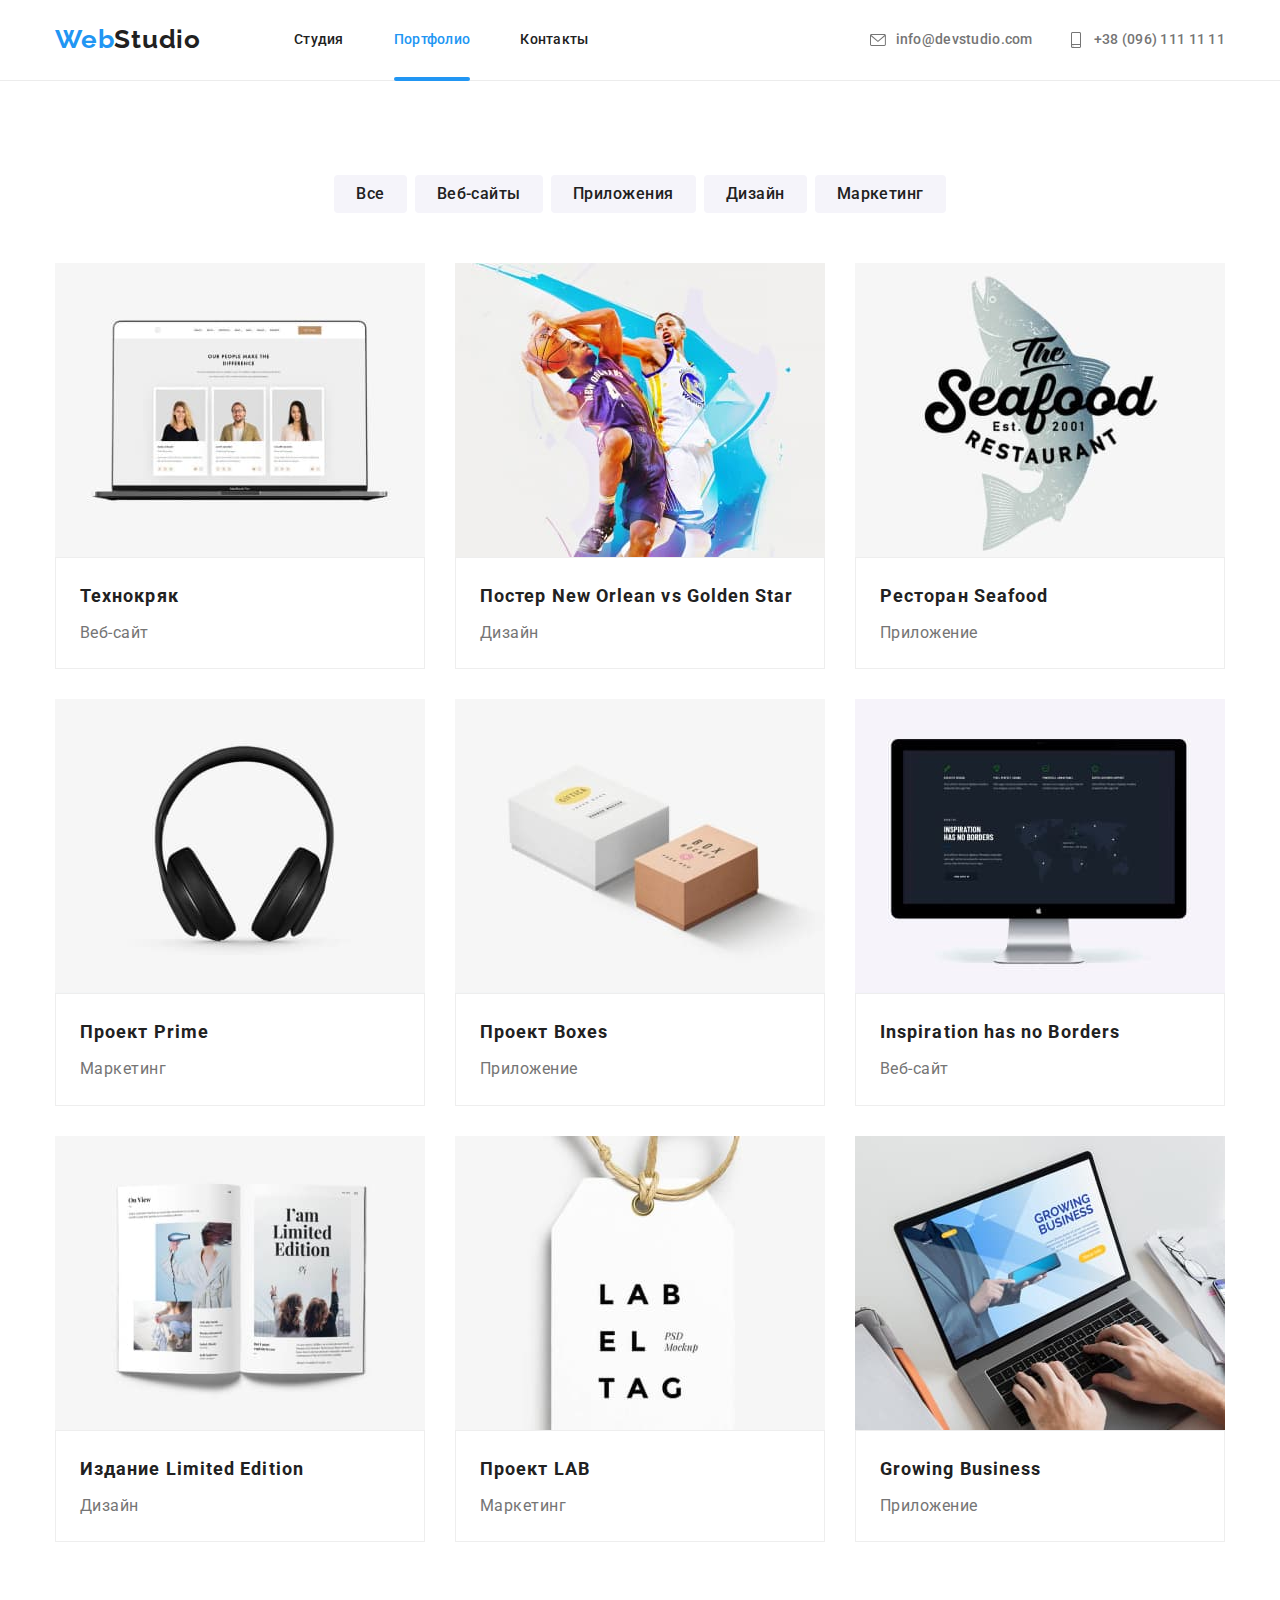
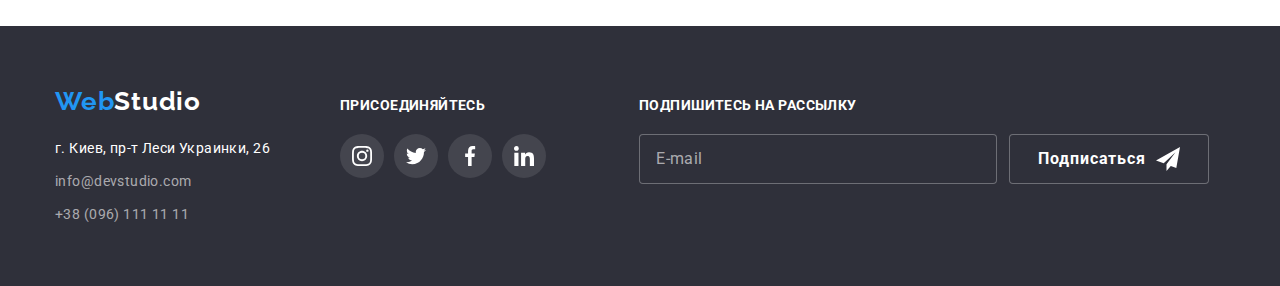
<file: portfolio.html>
<!DOCTYPE html>
<html lang="en">
  <head>
    <meta charset="UTF-8" />
    <meta http-equiv="X-UA-Compatible" content="IE=edge" />
    <meta name="viewport" content="width=device-width, initial-scale=1.0" />
    <title>Document</title>
    <link
      href="https://fonts.googleapis.com/css2?family=Raleway:wght@700&family=Roboto:wght@400;500;700;900&display=swap"
      rel="stylesheet"
    />
    <link
      rel="stylesheet"
      href="https://cdnjs.cloudflare.com/ajax/libs/modern-normalize/1.1.0/modern-normalize.min.css"
    />
    <link rel="stylesheet" href="./css/styles.css" />
  </head>
  <body>
    <!--Верхняя линия-->

    <header class="main-header">
      <!--Навигация-->

      <div class="container flex">
        <nav class="navigation">
          <a href="./" class="webstudio">Web<span class="studio">Studio</span></a>
          <ul class="navigation-list">
            <li class="navigation item">
              <a href="./index.html" class="link">Студия</a>
            </li>
            <li class="item">
              <a href="./portfolio.html" class="link current">Портфолио</a>
              <div class="active"></div>
            </li>
            <li class="item">
              <a href="" class="link">Контакты</a>
            </li>
          </ul>
        </nav>

        <!--Как связаться-->

        <ul class="contacts-list">
          <li class="contacts item envelope-hover">
            <a href="info@devstudio.com" class="email-contact">
              <svg class="icon-contacts">
                <use href="./images/symbol-defs.svg#envelope_hover"></use></svg
              >info@devstudio.com</a
            >
          </li>
          <li class="item phone">
            <a href="tel:+380961111111" class="tel-contact"
              ><svg class="icon-contacts">
                <use href="./images/symbol-defs.svg#phone"></use></svg
              >+38 (096) 111 11 11</a
            >
          </li>
        </ul>
      </div>
    </header>

    <!--Основной контент-->

    <main>
      <section class="section">
        <div class="container">
          <!-- заголовок портфолио-->

          <h1 class="visually-hidden">Наши проекты</h1>

          <!--Кнопки-->

          <ul class="buttons">
            <li class="button-item">
              <button type="button" class="button secondary">Все</button>
            </li>
            <li class="button-item">
              <button type="button" class="button secondary">Веб-сайты</button>
            </li>
            <li class="button-item">
              <button type="button" class="button secondary">Приложения</button>
            </li>
            <li class="button-item">
              <button type="button" class="button secondary">Дизайн</button>
            </li>
            <li class="button-item">
              <button type="button" class="button secondary">Маркетинг</button>
            </li>
          </ul>

          <!--Наши проекты-->

          <ul class="projects-list">
            <li class="projects-item">
              <a href="" class="project-link">
                <div class="thumb">
                  <img
                    src="./images/веб_сайт.jpg"
                    alt="веб-сайт с фотографиями людей"
                    width="370"
                    height="294"
                  />
                  <p class="thumb-text">
                    Ресурс предлагает комплексные предложения с разным уровнем функционала и
                    сервисов. Все это позволит посетителю получить исчерпывающие сведения о компании
                    или частном лице.
                  </p>
                </div>
                <div class="div-projects">
                  <h2 class="header-project">Технокряк</h2>
                  <p class="text-project">Веб-сайт</p>
                </div>
              </a>
            </li>
            <li class="projects-item">
              <a href="" class="project-link">
                <div class="thumb">
                  <img
                    src="./images/постер_баскетболистов.jpg"
                    alt="баскетболисты нью орлеан против голдэн стар"
                    width="370"
                    height="294"
                  />
                  <p class="thumb-text">
                    Ресурс предлагает комплексные предложения с разным уровнем функционала и
                    сервисов. Все это позволит посетителю получить исчерпывающие сведения о компании
                    или частном лице.
                  </p>
                </div>
                <div class="div-projects">
                  <h2 class="header-project">Постер New Orlean vs Golden Star</h2>
                  <p class="text-project">Дизайн</p>
                </div>
              </a>
            </li>
            <li class="projects-item">
              <a href="" class="project-link">
                <div class="thumb">
                  <img
                    src="./images/ресторан_морской_еды.jpg"
                    alt="логотип ресторана морской еды"
                    width="370"
                    height="294"
                  />
                  <p class="thumb-text">
                    Ресурс предлагает комплексные предложения с разным уровнем функционала и
                    сервисов. Все это позволит посетителю получить исчерпывающие сведения о компании
                    или частном лице.
                  </p>
                </div>
                <div class="div-projects">
                  <h2 class="header-project">Ресторан Seafood</h2>
                  <p class="text-project">Приложение</p>
                </div>
              </a>
            </li>
            <li class="projects-item">
              <a href="" class="project-link">
                <div class="thumb">
                  <img
                    src="./images/полноразмерные_наушники.jpg"
                    alt="чёрные полноразмерные наушники"
                    width="370"
                    height="294"
                  />
                  <p class="thumb-text">
                    Ресурс предлагает комплексные предложения с разным уровнем функционала и
                    сервисов. Все это позволит посетителю получить исчерпывающие сведения о компании
                    или частном лице.
                  </p>
                </div>
                <div class="div-projects">
                  <h2 class="header-project">Проект Prime</h2>
                  <p class="text-project">Маркетинг</p>
                </div>
              </a>
            </li>
            <li class="projects-item">
              <a href="" class="project-link">
                <div class="thumb">
                  <img
                    src="./images/две_коробки.jpg"
                    alt="белая и коричневая прямоугольные коробки"
                    width="370"
                    height="294"
                  />
                  <p class="thumb-text">
                    Ресурс предлагает комплексные предложения с разным уровнем функционала и
                    сервисов. Все это позволит посетителю получить исчерпывающие сведения о компании
                    или частном лице.
                  </p>
                </div>
                <div class="div-projects">
                  <h2 class="header-project">Проект Boxes</h2>
                  <p class="text-project">Приложение</p>
                </div>
              </a>
            </li>
            <li class="projects-item">
              <a href="" class="project-link">
                <div class="thumb">
                  <img
                    src="./images/компьютер_мак.jpg"
                    alt="комьютер мак с веб-сайтом на экране"
                    width="370"
                    height="294"
                  />
                  <p class="thumb-text">
                    Ресурс предлагает комплексные предложения с разным уровнем функционала и
                    сервисов. Все это позволит посетителю получить исчерпывающие сведения о компании
                    или частном лице.
                  </p>
                </div>
                <div class="div-projects">
                  <h2 class="header-project">Inspiration has no Borders</h2>
                  <p class="text-project">Веб-сайт</p>
                </div>
              </a>
            </li>
            <li class="projects-item">
              <a href="" class="project-link">
                <div class="thumb">
                  <img
                    src="./images/разворот_книги.jpg"
                    alt="разворот книги я ограниченое издание"
                    width="370"
                    height="294"
                  />
                  <p class="thumb-text">
                    Ресурс предлагает комплексные предложения с разным уровнем функционала и
                    сервисов. Все это позволит посетителю получить исчерпывающие сведения о компании
                    или частном лице.
                  </p>
                </div>
                <div class="div-projects">
                  <h2 class="header-project">Издание Limited Edition</h2>
                  <p class="text-project">Дизайн</p>
                </div>
              </a>
            </li>
            <li class="projects-item">
              <a href="" class="project-link">
                <div class="thumb">
                  <img
                    src="./images/шильдик_ля_бэль.jpg"
                    alt="шильдик брэнда ля-бэль"
                    width="370"
                    height="294"
                  />
                  <p class="thumb-text">
                    Ресурс предлагает комплексные предложения с разным уровнем функционала и
                    сервисов. Все это позволит посетителю получить исчерпывающие сведения о компании
                    или частном лице.
                  </p>
                </div>
                <div class="div-projects">
                  <h2 class="header-project">Проект LAB</h2>
                  <p class="text-project">Маркетинг</p>
                </div>
              </a>
            </li>
            <li class="projects-item">
              <a href="" class="project-link">
                <div class="thumb">
                  <img
                    src="./images/расстущий_бизнес.jpg"
                    alt="раскрытый ноутбук надпись на экране расстущий бизнес"
                    width="370"
                    height="294"
                  />
                  <p class="thumb-text">
                    Ресурс предлагает комплексные предложения с разным уровнем функционала и
                    сервисов. Все это позволит посетителю получить исчерпывающие сведения о компании
                    или частном лице.
                  </p>
                </div>
                <div class="div-projects">
                  <h2 class="header-project">Growing Business</h2>
                  <p class="text-project">Приложение</p>
                </div>
              </a>
            </li>
          </ul>
        </div>
      </section>
    </main>

    <!--Подвал-->

    <footer class="footer">
      <div class="container flex">
        <!--Блок лого и адрес-->

        <div class="footer-block">
          <a href="./" class="webstudio logo-footer"
            >Web<span class="studio-footer">Studio</span></a
          >
          <address class="footer-address">
            <ul class="footer-contacts">
              <li class="footer-contacts-item">
                <a
                  href="https://www.google.com.ua/maps/place/%D0%B1%D1%83%D0%BB.+%D0%9B%D0%B5%D1%81%D0%B8+%D0%A3%D0%BA%D1%80%D0%B0%D0%B8%D0%BD%D0%BA%D0%B8,+26,+%D0%9A%D0%B8%D0%B5%D0%B2,+02000/@50.4265807,30.5361971,17z/data=!3m1!4b1!4m5!3m4!1s0x40d4cf0e033ecbe9:0x57a4dffefec77da0!8m2!3d50.4265807!4d30.5383858?hl=ru"
                  class="address-link"
                  >г. Киев, пр-т Леси Украинки, 26</a
                >
              </li>
              <li class="footer-contacts-item">
                <a href="info@devstudio.com" class="email-contact color">info@devstudio.com</a>
              </li>
              <li class="footer-contacts-item">
                <a href="tel:+380961111111" class="tel-contact color">+38 (096) 111 11 11</a>
              </li>
            </ul>
          </address>
        </div>

        <!--Блок соц-сети-->

        <div class="social-links">
          <header class="join-header">Присоединяйтесь</header>
          <ul class="social-links-list">
            <li class="social-links-item">
              <a class="social-link" href=""
                ><svg class="icon-footer">
                  <use href="./images/symbol-defs.svg#instagram"></use></svg
              ></a>
            </li>

            <li class="social-links-item">
              <a class="social-link" href="">
                <svg class="icon-footer">
                  <use href="./images/symbol-defs.svg#twitter"></use></svg
              ></a>
            </li>

            <li class="social-links-item">
              <a class="social-link" href="">
                <svg class="icon-footer">
                  <use href="./images/symbol-defs.svg#facebook"></use></svg
              ></a>
            </li>

            <li class="social-links-item">
              <a class="social-link" href="">
                <svg class="icon-footer">
                  <use href="./images/symbol-defs.svg#linkedin"></use></svg
              ></a>
            </li>
          </ul>
        </div>

         <!-- Блок подпишись -->

        <div class="subscribe">
          <h2 class="subscr-header">Подпишитесь на рассылку</h2>

          <form class="subscr-form">
            <label for="user-email"></label>
            <input type="email" name="email" placeholder="E-mail" id="user-email" />

            <button class="subscr-btn" type="submit">Подписаться</button>
          </form>
        </div>
      </div>

      </div>
    </footer>
  </body>
</html>
</file>
<file: css/styles.css>
/* основной цвет #ffffff; */
/* цвет фона футера #2f303a; */
/* цвет фона кнопок #f5f4fa; */
/* цвет основного текста #212121; */
/* цвет вторичного текста #757575; */
/* цвет акцента #2196f3; */
/* цвет линии в хедере #ECECEC */
/* цвет рамки в постоянных клиентах #afb1b8; */
/*цвет оверлэй в портфолио rgba(33, 150, 243, 0.9);*/
:root {
  --primary-color: #ffffff;
  --footer-bg-color: #2f303a;
  --buttons-bg-color: #f5f4fa;
  --primary-text-color: #212121;
  --secondary-text-color: #757575;
  --accent-color: #2196f3;
}

/* box sizing */
html {
  box-sizing: border-box;
}

body {
  margin: 0;

  font-family: 'Roboto', sans-serif;
  color: var(--primary-text-color);
  background-color: var(--primary-color);
}

/* сброс стилей по селектору */
h1,
h2,
h3,
p,
ul {
  margin: 0;
  padding: 0;
}
img {
  display: block;
  max-width: 100%;
  height: auto;
}
ul {
  list-style-type: none;
}

/* свойства контейнера и секции*/
.container {
  width: 1200px;
  padding-left: 15px;
  padding-right: 15px;
  margin-left: auto;
  margin-right: auto;
}
.section {
  padding-top: 94px;
  padding-bottom: 94px;
}

/* верхняя линия, навигация */
.main-header {
  border-bottom: 1px solid #ececec;
}
.flex {
  display: flex;
  align-items: baseline;
}
.navigation {
  display: flex;
}

/* логотип */
.webstudio {
  display: inline-block;
  padding-top: 24px;
  padding-bottom: 25px;
  margin-right: 93px;

  font-family: 'Raleway', sans-serif;
  font-weight: 700;
  font-size: 26px;
  line-height: 1.2;
  letter-spacing: 0.03em;
  text-align: left;
  text-decoration: none;
  color: var(--accent-color);
}
.studio {
  color: var(--primary-text-color);
}

/* меню навигации */
.navigation-list {
  display: flex;
}
.navigation .item:not(:last-child) {
  margin-right: 50px;
}
.link {
  display: inline-block;
  padding-top: 32px;
  padding-bottom: 32px;

  font-weight: 500;
  font-size: 14px;
  line-height: 1.14;
  text-decoration: none;
  text-align: left;
  letter-spacing: 0.02em;

  color: var(--primary-text-color);

  transition: color 250ms cubic-bezier(0.4, 0, 0.2, 1);
}

.link.current {
  position: relative;
  color: var(--accent-color);

  transition: color 250ms cubic-bezier(0.4, 0, 0.2, 1);
}
.link.current:hover,
.link.current:focus {
  color: var(--primary-text-color);
}

.link.current::after {
  position: absolute;
  content: '';
  bottom: -1px;
  left: 0;

  width: 100%;
  height: 4px;

  border-radius: 2px;
  background-color: var(--accent-color);
}

.link:hover,
.link:focus {
  color: var(--accent-color);
}

/* как связаться */

.contacts-list {
  display: flex;
  margin-left: auto;
}

.contacts.item:not(:last-child) {
  margin-right: 35px;
}

.contacts-list .item {
  display: inline-block;
  background-color: var(--primary-color);
}

.icon-contacts {
  margin-right: 10px;
  width: 16px;
  height: 16px;
  fill: currentColor;
}

.email-contact,
.tel-contact {
  align-items: center;
  display: flex;
  padding-top: 32px;
  padding-bottom: 32px;

  font-style: normal;
  font-weight: 500;
  font-size: 14px;
  line-height: 1.14;
  text-decoration: none;
  text-align: left;
  letter-spacing: 0.02em;

  color: var(--secondary-text-color);

  transition: color 250ms cubic-bezier(0.4, 0, 0.2, 1);
}
.email-contact:hover,
.email-contact:focus {
  color: var(--accent-color);
}
.tel-contact:hover,
.tel-contact:focus {
  color: var(--accent-color);
}

/* шапка */
.solutions {
  padding-top: 200px;
  padding-bottom: 200px;
  text-align: center;

  background-color: var(--footer-bg-color);
}

.overlay {
  max-width: 1600px;
  height: 600px;
  margin-left: auto;
  margin-right: auto;
  background-image: linear-gradient(to right, rgba(47, 48, 58, 0.4), rgba(47, 48, 58, 0.4)),
    url(../images/new_photo.jpg);
  background-repeat: no-repeat;
  background-position: center;
  background-size: cover;
}

.header-solutions {
  width: 696px;
  margin-right: auto;
  margin-left: auto;
  margin-bottom: 30px;

  font-weight: 900;
  font-size: 44px;
  line-height: 1.4;
  letter-spacing: 0.06em;
  text-transform: uppercase;
  text-align: center;

  color: var(--primary-color);
}

/* кнопка шапки */

.button.solution {
  font-weight: 700;
  font-size: 16px;
  line-height: 1.9;
  letter-spacing: 0.06em;
  padding: 10px 32px;
  border: 0;
  border-radius: 4px;

  transition: color 250ms cubic-bezier(0.4, 0, 0.2, 1),
    background-color 250ms cubic-bezier(0.4, 0, 0.2, 1);
}

/*модальное окно*/

.backdrop {
  position: fixed;
  top: 0;
  left: 0;
  width: 100%;
  height: 100%;
  z-index: 10;

  background-color: rgba(0, 0, 0, 0.2);
  transition: opacity 250ms cubic-bezier(0.4, 0, 0.2, 1);
}
.backdrop.is-hidden {
  opacity: 0;
  pointer-events: none;

  transition: opacity 250ms cubic-bezier(0.4, 0, 0.2, 1);
}

.modal {
  position: absolute;
  width: 528px;
  height: 581px;
  top: 50%;
  left: 50%;
  transform: translate(-50%, -50%);

  border-radius: 4px;

  box-shadow: 0px 1px 3px rgba(0, 0, 0, 0.12), 0px 1px 1px rgba(0, 0, 0, 0.14),
    0px 2px 1px rgba(0, 0, 0, 0.2);

  background-color: var(--primary-color);
}

.close-button {
  position: absolute;
  right: 0;
  padding: 0;
  border: 0;
  margin: 8px 8px 0 0;

  border-radius: 50%;

  background-color: var(--primary-color);
  outline: none;
}

.close-button:focus .icon-close-modal {
  border: 1px solid var(--accent-color);
}

.icon-close-modal {
  padding: 5px;
  width: 30px;
  height: 30px;

  border: 1px solid rgba(0, 0, 0, 0.1);
  border-radius: 50%;

  fill: var(--primary-text-color);

  transform: rotate(0deg);

  transition: fill 250ms cubic-bezier(0.4, 0, 0.2, 1), transform 250ms cubic-bezier(0.4, 0, 0.2, 1),
    border 250ms cubic-bezier(0.4, 0, 0.2, 1);

  cursor: pointer;
}

.icon-close-modal:hover {
  fill: var(--accent-color);
  transform: rotate(360deg);
}

/* форма ввода */

/* чистовик */

.input-form {
  position: relative;
  width: 100%;
}

.form-input {
  height: 40px;
  padding: 0 0 0 42px;
  border: 1px solid;
  border-color: rgba(33, 33, 33, 0.2);
  border-radius: 4px;
  transition: border-color 250ms cubic-bezier(0.4, 0, 0.2, 1);
  outline: none;
}

.input-icon {
  position: absolute;
  margin-top: 30px;
  margin-left: 12px;
  width: 18px;
  height: 18px;
  transition: fill 250ms cubic-bezier(0.4, 0, 0.2, 1);
}

.form-field:hover .form-input {
  border-color: var(--accent-color);
}

.form-field:hover .input-icon {
  fill: var(--accent-color);
}

.form-field:focus-within {
  fill: var(--accent-color);
}

.form-input:focus-within {
  border-color: var(--accent-color);
}

.input-header {
  margin-top: 40px;
  margin-bottom: 12px;

  font-weight: 700;
  font-size: 20px;
  line-height: 1.15;
  letter-spacing: 0.03em;

  color: var(--primary-text-color);
}

.form {
  padding: 0 40px;
}

.form-field {
  display: flex;
  flex-direction: column;

  margin-bottom: 10px;
}

.form-field label {
  margin-bottom: 4px;

  text-align: left;
  font-weight: 400;
  font-size: 12px;
  line-height: 1.17;

  letter-spacing: 0.01em;

  color: var(--secondary-text-color);
}

.form-field textarea {
  height: 120px;
  padding: 12px 16px;
  resize: none;
  outline: none;

  border: 1px solid rgba(33, 33, 33, 0.2);
  border-radius: 4px;
  transition: border 250ms cubic-bezier(0.4, 0, 0.2, 1);
}

.form-field textarea::placeholder {
  font-weight: 400;
  font-size: 12px;
  line-height: 1.17;

  letter-spacing: 0.01em;

  color: rgba(117, 117, 117, 0.5);
}

.input-form textarea:focus,
.input-form textarea:hover {
  border: 1px solid var(--accent-color);
}

/* Чекбоксы */

/* утилита */
.check_input {
  position: absolute;
  width: 1px;
  height: 1px;
  margin: -1px;
  border: 0;
  padding: 0;

  clip: rect(0 0 0 0);
  overflow: hidden;
  transition: border 250ms cubic-bezier(0.4, 0, 0.2, 1);
}

.checkbox-icon {
  display: inline-block;
  width: 16px;
  height: 15px;
  margin-right: 7px;
  border: 2px solid var(--primary-text-color);
  border-radius: 2px;
  outline: none;
  cursor: pointer;
}

.check_input:focus ~ .checkbox-icon {
  border: 2px solid var(--accent-color);
}

.checkbox-icon:hover {
  border: 2px solid var(--accent-color);
}

/* Checked */

.check_input:checked + .checkbox-icon {
  background-color: var(--accent-color);
  border-color: transparent;
  background-image: url(../images/icon-check-1.svg);
  background-repeat: no-repeat;
  background-size: cover;
  background-origin: border-box;
}

.policy {
  margin-top: 20px;
  margin-bottom: 30px;
}

.policy-label {
  display: flex;
  align-items: center;

  font-weight: 400;
  font-size: 14px;
  line-height: 1.7;
  letter-spacing: 0.03em;

  color: var(--secondary-text-color);
}

.policy-option {
  margin-left: 3px;
  text-decoration: none;
  border-bottom: 1px solid #2196f3;
  color: var(--accent-color);
  cursor: pointer;
  outline: none;
}

.policy-option:focus {
  border: 1px solid var(--accent-color);
  border-radius: 2px;
}
.send-button {
  width: 200px;
  height: 50px;
  padding: 0;
  border: 0;

  font-weight: 700;
  font-size: 16px;
  line-height: 1.9;

  letter-spacing: 0.06em;

  cursor: pointer;

  color: var(--primary-color);
  background: var(--accent-color);

  border-radius: 4px;

  transition: box-shadow 250ms cubic-bezier(0.4, 0, 0.2, 1),
    border 250ms cubic-bezier(0.4, 0, 0.2, 1);
  outline: none;
}

.send-button:focus {
  border: 5px solid var(--accent-color);
  box-shadow: 0px 4px 4px rgba(0, 0, 0, 0.15);
}

.send-button:hover {
  box-shadow: 0px 4px 4px rgba(0, 0, 0, 0.15);
}

/* особенности */

.visually-hidden {
  position: fixed;
  transform: scale(0);
}

.features-list {
  display: flex;
}

.features .item:not(:last-child) {
  margin-right: 30px;
}

.features .item {
  display: block;

  margin-bottom: 30px;
  background-size: auto;
}

.feature-button {
  display: flex;
  align-items: center;
  justify-content: center;
  margin-bottom: 30px;

  height: 120px;
  background-color: var(--buttons-bg-color);
}

.icon-feature {
  width: 70px;
  height: 70px;
  fill: var(--primary-color);
}

.header-feature {
  margin-bottom: 10px;

  font-weight: 700;
  font-size: 14px;
  line-height: 1.14;
  letter-spacing: 0.03em;
  text-align: left;
  text-transform: uppercase;
}
.text-feature {
  width: 270px;

  font-weight: 400;
  font-size: 14px;
  line-height: 1.71;
  letter-spacing: 0.03em;
  text-align: left;
  color: var(--secondary-text-color);
}

/* чем мы занимаемся */

.what-we-do-list {
  display: flex;
}

.we-do .item:not(:last-child) {
  margin-right: 35px;
}

.header-what-we-do {
  margin-bottom: 50px;

  font-weight: 700;
  font-size: 36px;
  line-height: 1.17;
  letter-spacing: 0.03em;
  text-align: center;
}

.label {
  position: relative;
  display: flex;
  justify-content: center;
}

.label::before {
  position: absolute;
  content: '';
  width: 100%;
  height: 70px;
  bottom: 0;

  background-color: rgba(47, 48, 58, 0.8);
}

.label-text {
  position: absolute;
  bottom: 27px;

  font-weight: 700;
  font-size: 14px;
  line-height: 1.14;
  letter-spacing: 0.03em;
  text-transform: uppercase;

  color: var(--primary-color);
}

/* наша команда */
.team {
  background-color: var(--buttons-bg-color);
}
.our-team-list {
  display: flex;
  text-align: center;
}
.our-team-item {
  background-color: var(--primary-color);
  box-shadow: 0px 1px 3px rgba(0, 0, 0, 0.12), 0px 1px 1px rgba(0, 0, 0, 0.14),
    0px 2px 1px rgba(0, 0, 0, 0.2);
  border-radius: 0px 0px 4px 4px;
}
.our-team-item:not(:last-child) {
  margin-right: 30px;
}

.header-team {
  margin-bottom: 50px;

  text-align: center;
  font-weight: 700;
  font-size: 36px;
  line-height: 1.17;
  letter-spacing: 0.03em;
}

.div-team {
  padding-top: 30px;
  padding-bottom: 30px;
}

.header-people {
  margin-bottom: 10px;

  font-weight: 500;
  font-size: 16px;
  line-height: 1.19;
  letter-spacing: 0.03em;
}
.text-people {
  font-weight: 400;
  font-size: 16px;
  line-height: 1.19;
  letter-spacing: 0.03em;

  color: var(--secondary-text-color);
}
/* иконки в команде */

.team-social-links-list {
  display: flex;
  justify-content: center;
  margin-top: 16px;
}

.team-social-links-item:not(:last-child) {
  margin-right: 10px;
}

.social-link-team {
  display: flex;
  align-items: center;
  justify-content: center;
  width: 44px;
  height: 44px;
  border-radius: 50%;
  color: #afb1b8;

  transition: background 250ms cubic-bezier(0.4, 0, 0.2, 1),
    color 250ms cubic-bezier(0.4, 0, 0.2, 1);
}

.social-link-team:hover,
.social-link-team:focus {
  background: var(--accent-color);
  color: var(--primary-color);
}

.team-icon {
  display: flex;
  align-items: center;
  justify-content: center;
  width: 20px;
  height: 20px;
  fill: currentColor;
}

/* постоянные клиенты */

.header-clients {
  font-weight: 700;
  font-size: 36px;
  line-height: 1.17;
  text-align: center;
  letter-spacing: 0.03em;

  margin-bottom: 50px;
  color: var(--primary-text-color);
}

.clients-list {
  display: flex;
  justify-content: center;
}

.clients-item:not(:last-child) {
  margin-right: 30px;
}
.clients-item {
  width: 170px;
  height: 92px;
}

.client {
  display: flex;
  align-items: center;
  justify-content: center;

  border-width: 1px;
  border-style: solid;
  border-color: #afb1b8;
  border-radius: 4px;
  width: 100%;
  height: 100%;
  color: #afb1b8;
  background-color: var(--primary-color);

  transition: border-color 250ms cubic-bezier(0.4, 0, 0.2, 1),
    color 250ms cubic-bezier(0.4, 0, 0.2, 1);
}

.client:hover,
.client:focus {
  border-color: var(--accent-color);
  color: var(--accent-color);
}

.icon-clients {
  width: 106px;
  height: 60px;
  fill: currentColor;
}

/* кнопки */

.buttons {
  display: flex;
  justify-content: center;
  margin-bottom: 50px;
}
.button {
  padding: 6px 22px;

  font-family: inherit;
  font-weight: 500;
  font-size: 16px;
  line-height: 1.6;
  letter-spacing: 0.03em;
  cursor: pointer;
  border-color: transparent;

  border: 0;
  border-radius: 4px;

  transition: box-shadow 250ms cubic-bezier(0.4, 0, 0.2, 1),
    color 250ms cubic-bezier(0.4, 0, 0.2, 1), background-color 250ms cubic-bezier(0.4, 0, 0.2, 1);
}

.button-item:not(:last-child) {
  margin-right: 8px;
}

/* тени на кнопках */

.button:hover,
.button:focus {
  box-shadow: 0px 3px 1px rgba(0, 0, 0, 0.1), 0px 1px 2px rgba(0, 0, 0, 0.08),
    0px 2px 2px rgba(0, 0, 0, 0.12);
  border-radius: 4px;
}

/* свойства кнопки primary */
.button.primary {
  color: var(--primary-color);
  background-color: var(--accent-color);
}
.button.primary:hover,
.button.primary:focus {
  color: var(--primary-text-color);
  background-color: var(--buttons-bg-color);
}

/* свойства кнопки secondary */
.button.secondary {
  color: var(--primary-text-color);
  background-color: var(--buttons-bg-color);
}
.button.secondary:hover,
.button.secondary:focus {
  color: var(--primary-color);
  background-color: var(--accent-color);
}

/* ПОРТФОЛИО */

/* наши проекты */

.project-link {
  display: block;

  transition: box-shadow 250ms cubic-bezier(0.4, 0, 0.2, 1);
}
.thumb {
  position: relative;
  overflow: hidden;
}
.thumb::before {
  position: absolute;
  display: inline-block;
  content: '';
  width: 100%;
  height: 100%;
  transform: translateY(100%);

  background-color: rgba(33, 150, 243, 0.9);

  transition: transform 250ms cubic-bezier(0.4, 0, 0.2, 1);
}

.project-link:hover .thumb::before,
.project-link:focus .thumb::before {
  transform: translateY(0);
}

.thumb-text {
  position: absolute;
  display: inline-block;
  top: 0;
  left: 0;
  padding: 64px 24px;

  overflow: hidden;
  transform: translateY(100%);

  font-weight: 400;
  font-size: 18px;
  line-height: 1.6;
  letter-spacing: 0.03em;

  color: var(--primary-color);

  transition: transform 250ms cubic-bezier(0.4, 0, 0.2, 1);
}

.project-link:hover .thumb-text,
.project-link:focus .thumb-text {
  transform: translateY(0);
}

.projects-list {
  display: flex;
  flex-wrap: wrap;

  margin-left: -30px;
  margin-bottom: -30px;
}

/* тень при ховере и фокусе */

.project-link:hover,
.project-link:focus {
  box-shadow: 0px 1px 1px rgba(0, 0, 0, 0.12), 0px 4px 4px rgba(0, 0, 0, 0.06),
    1px 4px 6px rgba(0, 0, 0, 0.16);
}

.projects-item {
  margin-left: 30px;
}

.projects-item:nth-child(n + 7) {
  margin-bottom: 20px;
}

.projects-item:nth-child(-n + 6) {
  margin-bottom: 30px;
}

.projects-item {
  flex-basis: calc((100% - 90px) / 3);
}
.div-projects {
  border: 1px solid #eeeeee;
  padding: 20px 24px;
}

.header-project {
  margin-bottom: 4px;

  font-weight: 700;
  font-size: 18px;
  line-height: 2;
  letter-spacing: 0.06em;
  text-align: left;
  color: var(--primary-text-color);
}

.text-project {
  font-weight: 400;
  font-size: 16px;
  line-height: 1.9;
  letter-spacing: 0.03em;
  text-align: left;
  color: var(--secondary-text-color);
}
.project-link {
  text-decoration: none;
}

/* футер */
.footer {
  padding-top: 60px;
  padding-bottom: 60px;

  background: var(--footer-bg-color);
}
.logo-footer {
  padding: 0;
  margin: 0;
  margin-bottom: 20px;
}
.studio-footer {
  color: var(--primary-color);
}

.footer-contacts-item:not(:last-child) {
  margin-bottom: 9px;
}

/* адрес из футера */
.footer-address {
  display: flex;
}
.address-link {
  font-style: normal;
  font-weight: 400;
  font-size: 14px;
  line-height: 1.7;
  letter-spacing: 0.03em;
  text-align: left;
  text-decoration: none;
  color: var(--primary-color);
}
.color {
  padding-top: 0;
  padding-bottom: 0;

  font-weight: 400;
  line-height: 1.7;
  text-align: left;
  letter-spacing: 0.03em;
  color: rgba(255, 255, 255, 0.6);

  transition: color 250ms cubic-bezier(0.4, 0, 0.2, 1);
}

/* блок соц-сети */

.social-links {
  margin-left: 70px;
}

.join-header {
  margin-bottom: 20px;

  font-style: normal;
  font-weight: 700;
  font-size: 14px;
  line-height: 1.14;
  letter-spacing: 0.03em;
  text-transform: uppercase;

  color: var(--primary-color);
}
.social-links-list {
  display: flex;
}
.social-links-item:not(:last-child) {
  margin-right: 10px;
}
.social-link {
  display: flex;
  align-items: center;
  justify-content: center;
  width: 44px;
  height: 44px;
  border-radius: 50%;
  background: rgba(255, 255, 255, 0.1);

  transition: background 250ms cubic-bezier(0.4, 0, 0.2, 1);
}
.social-link:hover,
.social-link:focus {
  background: var(--accent-color);
}
.icon-footer {
  width: 20px;
  height: 20px;
  fill: var(--primary-color);
}
/* блок подпишись */

.subscribe {
  margin-left: 93px;
  align-items: baseline;
}
.subscr-header {
  margin-bottom: 20px;

  font-weight: 700;
  font-size: 14px;
  line-height: 1.14;
  letter-spacing: 0.03em;
  text-transform: uppercase;

  color: var(--primary-color);
}
.subscr-form {
  display: flex;
}

.subscr-form input {
  width: 358px;
  height: 50px;
  padding: 15px 0 15px 16px;
  margin-right: 12px;

  border-radius: 4px;
  border: 1px solid rgba(255, 255, 255, 0.3);

  color: var(--primary-color);
  background-color: var(--footer-bg-color);

  transition: filter 250ms cubic-bezier(0.4, 0, 0.2, 1), border 250ms cubic-bezier(0.4, 0, 0.2, 1);
}

.subscr-form input:hover,
.subscr-form input:focus {
  border: 1px solid var(--primary-color);
  filter: drop-shadow(0px 4px 4px rgba(0, 0, 0, 0.15));
}

.subscr-form input::placeholder {
  display: flex;

  font-weight: 400;
  font-size: 16px;
  line-height: 1.25;
  letter-spacing: 0.03em;
  align-items: center;

  color: rgba(255, 255, 255, 0.6);
}

.subscr-btn {
  display: inline-flex;
  justify-content: center;
  align-items: center;
  padding: 10px 0;
  border: 0;
  width: 200px;
  height: 50px;

  font-weight: 700;
  font-size: 16px;
  line-height: 1.9;
  letter-spacing: 0.06em;

  border-radius: 4px;
  border: 1px solid rgba(255, 255, 255, 0.3);

  color: var(--primary-color);
  background-color: var(--footer-bg-color);

  transition: box-shadow 250ms cubic-bezier(0.4, 0, 0.2, 1),
    background-color 250ms cubic-bezier(0.4, 0, 0.2, 1);
  cursor: pointer;
}

.subscr-btn::after {
  content: '';
  display: inline-block;

  margin-left: 10px;
  width: 24px;
  height: 24px;
  background-image: url(../images/icon_send.svg);
}

.subscr-btn:hover,
.subscr-btn:focus {
  background-color: var(--accent-color);
  box-shadow: 0px 4px 4px rgba(0, 0, 0, 0.15);
}
</file>
